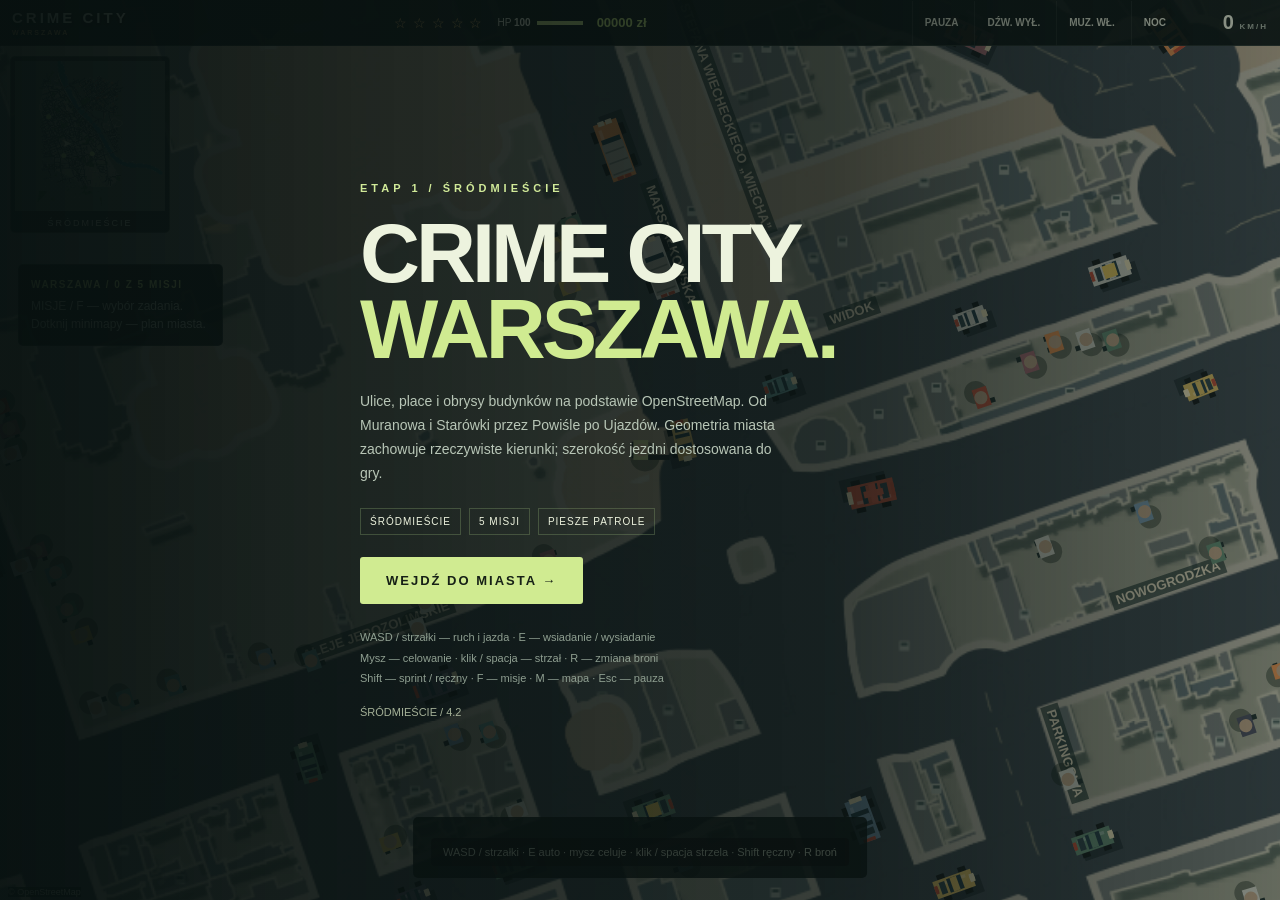
<file: crime-city-classic/index.html>
<!doctype html>
<html lang="pl"><head><meta charset="utf-8"><meta name="viewport" content="width=device-width,initial-scale=1,maximum-scale=1,user-scalable=no,viewport-fit=cover"><meta name="theme-color" content="#101918"><title>Crime City — Warszawa</title>
<style>
*{box-sizing:border-box;-webkit-tap-highlight-color:transparent;-webkit-touch-callout:none;user-select:none}html,body{margin:0;width:100%;height:100%;overflow:hidden;background:#101918;color:#edf3de;font-family:Arial,sans-serif;touch-action:none;overscroll-behavior:none}body{position:fixed;inset:0}button{font:inherit;cursor:pointer;color:inherit;touch-action:none}canvas#game{display:block;width:100%;height:100%}#hud{position:fixed;inset:0;pointer-events:none;padding:18px;z-index:2}.top{display:flex;justify-content:space-between;align-items:flex-start;gap:12px}.brand{text-shadow:0 2px 4px #000;font-weight:900;font-size:15px;letter-spacing:3px}.sub{color:#9ca99d;font-size:10px;letter-spacing:2px;margin-top:5px}.card{background:#101917e8;border:1px solid #81938035;box-shadow:0 6px 24px #0004;padding:13px 16px;border-radius:5px}.vitals{min-width:195px}.line{display:flex;justify-content:space-between;gap:16px;font-size:11px;letter-spacing:1px;margin:5px 0}.bar{height:4px;background:#384238;margin:6px 0 10px}.bar i{display:block;height:100%;width:100%;background:#cdf080;transition:width .15s}.stars{color:#e9bc69;font-size:20px;letter-spacing:4px;white-space:nowrap}.money{font-size:20px;font-weight:800;color:#cdf080;font-variant-numeric:tabular-nums;margin-top:5px}.controls{pointer-events:auto;display:flex;gap:6px;margin-top:10px}.small{background:#17201cec;border:1px solid #64705e;border-radius:4px;padding:8px 10px;font-size:10px;font-weight:700}.small:hover{background:#364831}#mapWrap{position:absolute;left:18px;top:118px;background:#111b;border:1px solid #80927650;padding:6px;border-radius:5px}#map{width:150px;height:150px;display:block}#district{font-size:9px;letter-spacing:2px;padding-top:7px;text-align:center}#mission{background:#101917df;border:1px solid #81938035;border-radius:5px;padding:12px;position:absolute;left:18px;top:322px;width:205px;font-size:12px;line-height:1.5;color:#becaba}#mission b{display:block;color:#d7f291;font-size:10px;letter-spacing:1.5px;margin-bottom:5px}#bottom{background:#101917d9;padding:12px 18px;border-radius:5px;position:absolute;bottom:max(22px,env(safe-area-inset-bottom));left:50%;transform:translateX(-50%);text-align:center}#vehicle{font-weight:900;letter-spacing:2px;font-size:12px}#speed{font-size:37px;font-weight:900;font-variant-numeric:tabular-nums}#speed small{font-size:10px;color:#aab6a6;letter-spacing:2px}#hint{font-size:11px;color:#cad6c0;margin-top:9px;background:#111b;padding:8px 12px;border-radius:4px;white-space:nowrap}#toast{position:absolute;left:50%;top:26%;transform:translateX(-50%);max-width:80%;padding:12px 20px;background:#121d18ee;border-left:3px solid #cef18b;font-size:13px;opacity:0;transition:opacity .2s;text-align:center}#touch{display:none;pointer-events:none}#joy{position:absolute;bottom:max(24px,env(safe-area-inset-bottom));left:max(22px,env(safe-area-inset-left));width:126px;height:126px;border-radius:50%;background:#14251b80;border:1px solid #d1e4b65c;pointer-events:auto}#stick{position:absolute;left:39px;top:39px;width:46px;height:46px;border-radius:50%;background:#d4edb75e;border:1px solid #e3f6ca88}#actions{position:absolute;bottom:max(24px,env(safe-area-inset-bottom));right:max(22px,env(safe-area-inset-right));display:grid;grid-template-columns:68px 68px;gap:8px;pointer-events:auto}.act{height:55px;border:1px solid #cfe3bb60;border-radius:8px;background:#18271ee0;font-size:10px;font-weight:800}.act.primary{background:#c9e994;color:#1a291c;grid-column:span 2;height:44px}.act:active{background:#63884c}#overlay{position:fixed;inset:0;z-index:5;display:flex;align-items:center;justify-content:center;padding:22px;background:linear-gradient(90deg,#07100ff5,#07100fbb 65%,#07100f66);overflow:auto}.panel{max-width:620px;width:100%;padding:30px}.eyebrow{color:#d1ea99;letter-spacing:4px;font-size:11px;font-weight:700}.panel h1{font-size:clamp(45px,8vw,83px);letter-spacing:-4px;line-height:.92;margin:22px 0;font-weight:900}.panel h1 span{color:#d0eb91}.panel p{max-width:430px;line-height:1.7;font-size:14px;color:#b8c6b7}.tags{display:flex;gap:8px;flex-wrap:wrap;margin:22px 0}.tags span{font-size:10px;padding:7px 9px;border:1px solid #91ab7450;letter-spacing:1px}.startButton{background:#d0eb91;color:#162016;padding:16px 26px;border:0;border-radius:3px;font-size:13px;font-weight:900;letter-spacing:2px}.keys{margin-top:23px;color:#8f9f91;font-size:11px;line-height:1.9}.panel .record{font-size:11px;margin-top:17px;color:#a4b097}#error{position:fixed;bottom:0;z-index:20;background:#823c24;color:white;padding:12px;display:none}body.mobile #touch{display:block}body.mobile #hint{display:none}body.mobile #bottom{bottom:175px}body.mobile #mission{top:295px;font-size:10px;width:155px}body.mobile #map{width:116px;height:116px}body.mobile .brand{font-size:12px}body.mobile .sub{font-size:8px}body.mobile #mapWrap{top:105px}body.mobile .vitals{min-width:145px;padding:9px 11px}body.mobile .stars{font-size:16px;letter-spacing:2px}body.mobile #hud{padding:max(10px,env(safe-area-inset-top)) max(12px,env(safe-area-inset-right))}body.mobile #mission{top:259px}body.mobile #mapWrap{left:12px}body.mobile #mission{left:12px}body.mobile #speed{font-size:24px}body.mobile .money{font-size:16px}@media(max-height:500px){body.mobile #mapWrap{top:83px}body.mobile #map{width:82px;height:82px}body.mobile #mission{display:none}body.mobile #bottom{bottom:18px}body.mobile #joy{width:110px;height:110px;bottom:15px}body.mobile #stick{left:31px;top:31px}body.mobile #actions{bottom:15px}.panel{padding:12px}.panel h1{font-size:46px;margin:12px 0}.panel p{font-size:12px;margin:8px 0}.tags{margin:12px 0}.keys{margin-top:10px}.panel .record{margin:6px 0}}@media(max-width:380px){.brand{max-width:110px}.controls{gap:3px}.small{padding:7px}.act{height:49px}#actions{right:12px;grid-template-columns:60px 60px}#joy{left:12px;width:114px;height:114px}#stick{left:33px;top:33px}}

/* Compact HUD: one action row and a shallow status strip. */
#hud{padding:0}.top{position:absolute;top:env(safe-area-inset-top,0px);left:env(safe-area-inset-left,0px);right:env(safe-area-inset-right,0px);display:block;background:#101917ee;border-bottom:1px solid #81938035}
.toolbar{display:flex;align-items:center;gap:12px;padding:0 14px;min-height:46px}.toolbar .brand{white-space:nowrap;flex:1;max-width:none}.toolbar .controls{margin:0;gap:4px}.toolbar .small{min-height:44px;padding:0 12px;border:0;border-left:1px solid #81938025;border-radius:0;background:transparent;font-size:10px}.toolbar #speed{font-size:20px;min-width:78px;text-align:right;white-space:nowrap}.toolbar #speed small{font-size:8px}
.vitals,body.mobile .vitals{display:flex;align-items:center;gap:16px;min-width:0;min-height:27px;padding:0 14px;border:0;border-top:1px solid #81938020;border-radius:0;box-shadow:none;background:transparent}.vitals .stars{font-size:14px;letter-spacing:1px}.healthgroup{display:flex;align-items:center;gap:6px;font-size:10px}.healthgroup .bar{width:46px;margin:0}.equipment{display:flex;gap:12px;font-size:9px;color:#b3c0ac}.vitals .money{margin:0 0 0 auto;font-size:13px;white-space:nowrap}
#mapWrap,body.mobile #mapWrap{top:calc(env(safe-area-inset-top,0px) + 84px);left:max(10px,env(safe-area-inset-left));padding:4px;background:#101917ba}body.mobile #map{width:82px;height:82px}body.mobile #district{font-size:7px;letter-spacing:.5px;padding-top:4px}#mission{top:264px}body.mobile #mission{display:none;top:calc(env(safe-area-inset-top,0px) + 191px);width:125px;padding:7px}body.mobile #mission.job-active{display:block}body.mobile #bottom{display:none}#bottom #vehicle{display:none}#toast{top:calc(env(safe-area-inset-top,0px) + 86px);max-width:calc(100% - 130px);left:auto;right:12px;transform:none;font-size:11px;padding:9px 12px;pointer-events:none}
body.mobile .toolbar{gap:4px;padding:0 8px}body.mobile .toolbar .brand{font-size:10px;letter-spacing:1px}body.mobile .toolbar .small{padding:0 7px;font-size:9px;min-width:42px}body.mobile .toolbar #speed{font-size:16px;min-width:57px}body.mobile .toolbar #speed small{font-size:7px}body.mobile .vitals{gap:8px;padding:0 9px}body.mobile .vitals .stars{font-size:12px;letter-spacing:0}body.mobile .equipment{margin-left:auto}body.mobile .equipment #weapon{display:none}body.mobile .equipment #condition{font-size:8px}body.mobile .healthgroup .bar{width:26px}body.mobile .vitals .money{font-size:11px;margin-left:auto}body.mobile #switch{font-size:9px}body.mobile #actions{gap:6px}body.mobile .act{background:#142219bb}body.mobile .act.primary{background:#c9e994df}
@media(max-width:360px){body.mobile .toolbar .brand{font-size:9px;letter-spacing:.3px}body.mobile .toolbar .small{padding:0 5px;min-width:40px}body.mobile .healthgroup .bar{display:none}body.mobile .vitals{gap:6px}}
@media(max-height:500px){body.mobile .toolbar{min-height:44px}body.mobile #mapWrap{top:calc(env(safe-area-inset-top,0px) + 78px)}body.mobile #map{width:64px;height:64px}body.mobile #mission.job-active{top:calc(env(safe-area-inset-top,0px) + 162px);font-size:9px}body.mobile #bottom{display:none}}

/* Wide screens place all HUD information in the available title row. */
@media(min-width:660px){
.top{display:grid;grid-template-columns:max-content minmax(0,1fr) max-content max-content;align-items:center;column-gap:12px;min-height:46px;padding:0 12px}
.toolbar,body.mobile .toolbar{display:contents}
.toolbar .brand{grid-column:1;grid-row:1}
.vitals,body.mobile .vitals{grid-column:2;grid-row:1;justify-content:center;gap:14px;padding:0;min-height:0;border:0}
.vitals .money,body.mobile .vitals .money{margin:0}
.toolbar .controls{grid-column:3;grid-row:1}
.toolbar #speed{grid-column:4;grid-row:1}
#mapWrap,body.mobile #mapWrap{top:calc(env(safe-area-inset-top,0px) + 56px)}
#toast{top:calc(env(safe-area-inset-top,0px) + 56px)}
body.mobile #mission.job-active{top:calc(env(safe-area-inset-top,0px) + 146px)}
}

@media(max-width:430px){body.mobile .toolbar{gap:2px;padding:0 5px}body.mobile .toolbar .brand{font-size:9px;letter-spacing:.1px}body.mobile .toolbar .small{padding:0 4px;min-width:38px;font-size:8px}body.mobile .toolbar #speed{min-width:48px;font-size:14px}}

.cityTag{display:block;font-size:7px;letter-spacing:2px;color:#e4ba79;margin-top:3px}#mapWrap{pointer-events:auto;cursor:pointer}.gamePanel[hidden]{display:none!important}.gamePanel{position:fixed;inset:0;z-index:110;overflow:auto;background:#0f211df7;padding:max(16px,env(safe-area-inset-top)) max(18px,env(safe-area-inset-right)) max(18px,env(safe-area-inset-bottom)) max(18px,env(safe-area-inset-left));touch-action:pan-y}.panelHeader{display:flex;justify-content:space-between;align-items:flex-start;gap:15px;max-width:900px;margin:0 auto 16px}.panelHeader h2{font-size:30px;letter-spacing:3px;margin:8px 0}.panelHeader small{font-size:9px;color:#cdbd84;letter-spacing:2px}.panelHeader p{font-size:12px}.panelHeader button{min-height:44px}.missionCard{display:flex;gap:14px;align-items:center;justify-content:space-between;background:#20392d;border:1px solid #9cb68240;border-radius:5px;padding:16px;margin-bottom:10px}.missionCard b{color:#e5e8bb;font-size:14px}.missionCard p{color:#bccbb2;font-size:12px;line-height:1.55;margin:8px 0}.missionCard small{color:#dec790}.acceptMission{min-height:44px;min-width:65px;background:#c7e391;color:#243420}.gamePanel #missionList,.gamePanel #cancelMission{max-width:900px;margin-left:auto;margin-right:auto}.atlasBody{max-width:800px;margin:auto}.atlasBody canvas{display:block;width:min(100%,calc(100dvh - 190px));height:auto;margin:auto;border:1px solid #718571}.atlasBody p{font-size:13px;color:#dce6b4;text-align:center}.atlasBody small{display:block;font-size:10px;line-height:1.5;color:#adbea4;text-align:center}body.mobile #mission.job-active{width:150px;max-height:100px;overflow:hidden}body.mobile .panel h1{font-size:clamp(35px,10vw,60px);letter-spacing:-2px}@media(max-height:500px){.atlasBody canvas{width:min(60%,calc(100dvh - 100px))}.panelHeader h2{font-size:20px;margin:4px 0}.panelHeader{margin-bottom:6px}.atlasBody p{margin:6px}.atlasBody small{font-size:8px}.missionCard{padding:10px}.gamePanel{padding-top:8px}}
.atlasTools{display:flex;justify-content:center;gap:8px;margin:8px auto 12px}.atlasTools button{min-height:40px;min-width:40px}.atlasBody canvas{touch-action:none;cursor:grab;width:min(100%,calc(100dvh - 250px))}.atlasBody a{color:#cfdfb9}.mapCredit{position:fixed;bottom:3px;left:8px;font-size:9px;color:#d5dfca;background:#14251bc9;z-index:3;text-decoration:none}@media(max-height:500px){.atlasBody canvas{width:min(100%,calc(100dvh - 155px))}.atlasTools{margin:4px auto}.atlasTools button{min-height:32px}} </style></head><body>
<canvas id="game" aria-label="Miasto gry widziane z góry"></canvas>
<div id="hud"><div class="top"><div class="toolbar"><div class="brand">CRIME CITY <span class="cityTag">WARSZAWA</span></div><div class="controls"><button class="small" id="pause" aria-label="Pauza">PAUZA</button><button class="small" id="sound" aria-label="Włącz dźwięk" aria-pressed="false">DŹW. WYŁ.</button><button class="small" id="music" aria-label="Wyłącz muzykę" aria-pressed="true">MUZ. WŁ.</button><button class="small" id="night" aria-label="Przełącz tryb nocny" aria-pressed="false">NOC</button></div><div id="speed">0 <small>KM/H</small></div></div><div class="card vitals"><div class="stars" id="wanted">☆ ☆ ☆ ☆ ☆</div><div class="healthgroup"><span>HP <b id="health">100</b></span><div class="bar"><i id="healthbar"></i></div></div><div class="money" id="money">$ 000000</div></div></div><div id="mapWrap" role="button" tabindex="0" aria-label="Otwórz mapę Warszawy"><canvas id="map" width="180" height="180" aria-label="Minimapa miasta"></canvas><div id="district">ŚRÓDMIEŚCIE</div></div><div id="mission"><b>SWOBODNA JAZDA</b>Przejmij auto i odkrywaj miasto.<br>Zielone G — warsztat.<br>Żółte $ — przejazd za pieniądze.</div><div id="bottom"><div id="hint">WASD / strzałki · E auto · mysz celuje · klik / spacja strzela · Shift ręczny · R broń</div></div><div id="toast" role="status"></div><div id="touch"><div id="joy" aria-label="Joystick ruchu"><div id="stick"></div></div><div id="actions"><button class="act primary" id="enter">WEJDŹ DO AUTA</button><button class="act" id="fire">STRZAŁ</button><button class="act" id="brake">BIEG</button><button class="act" id="switch">BROŃ</button><button class="act" id="job">MISJE</button></div></div></div>
<div id="overlay"><div class="panel"><div class="eyebrow">ETAP 1 / ŚRÓDMIEŚCIE</div><h1>CRIME CITY<br><span>WARSZAWA.</span></h1><p id="intro">Ulice, place i obrysy budynków na podstawie OpenStreetMap. Od Muranowa i Starówki przez Powiśle po Ujazdów. Geometria miasta zachowuje rzeczywiste kierunki; szerokość jezdni dostosowana do gry.</p><div class="tags"><span>ŚRÓDMIEŚCIE</span><span>5 MISJI</span><span>PIESZE PATROLE</span></div><button class="startButton" id="play">WEJDŹ DO MIASTA →</button><div class="keys" id="help">WASD / strzałki — ruch i jazda · E — wsiadanie / wysiadanie<br>Mysz — celowanie · klik / spacja — strzał · R — zmiana broni<br>Shift — sprint / ręczny · F — misje · M — mapa · Esc — pauza</div><div class="record" id="record">ŚRÓDMIEŚCIE / 4.2</div></div></div><div id="error"></div><a class="mapCredit" href="https://www.openstreetmap.org/copyright" target="_blank" rel="noopener">© OpenStreetMap</a>
<section id="missions" class="gamePanel" hidden><div class="panelHeader"><div><small>CRIME CITY / WARSZAWA</small><h2>MISJE</h2><p id="missionProgress"></p></div><button class="small" id="closeMissions">WRÓĆ DO GRY</button></div><div id="missionList"></div><button class="small" id="cancelMission">ANULUJ AKTYWNĄ MISJĘ</button></section>
<section id="atlas" class="gamePanel" hidden><div class="panelHeader"><div><small>PLAN MIASTA / PÓŁNOC U GÓRY</small><h2>WARSZAWA</h2></div><button class="small" id="closeAtlas">WRÓĆ DO GRY</button></div><div class="atlasTools"><button class="small" id="atlasPlus" aria-label="Powiększ mapę">+</button><button class="small" id="atlasMinus" aria-label="Pomniejsz mapę">−</button><button class="small" id="atlasPlayer">MOJA POZYCJA</button><button class="small" id="atlasReset">ŚRÓDMIEŚCIE</button></div><div class="atlasBody"><canvas id="atlasCanvas" width="800" height="800" aria-label="Plan Warszawy z Wisłą, mostami i punktami orientacyjnymi"></canvas><p id="atlasGoal"></p><small>Etap 1: Śródmieście. Sąsiednie dzielnice: podkład do kolejnych etapów. Pomarańczowy punkt: Ty · żółta trasa: misja · G: warsztat. Ulice poszerzone na potrzeby gry.</small><small>© <a href="https://www.openstreetmap.org/copyright" target="_blank" rel="noopener">OpenStreetMap contributors</a> · <a href="maps/LICENSE.md" target="_blank">ODbL</a> · <a href="maps/srodmiescie-data.js" download>Ulice i tereny</a> · <a href="maps/buildings-1.js" download>Budynki 1</a> · <a href="maps/buildings-2.js" download>Budynki 2</a></small></div></section>
<script src="maps/srodmiescie-data.js"></script><script src="maps/buildings-1.js"></script><script src="maps/buildings-2.js"></script><script src="game.js"></script></body></html>
</file>
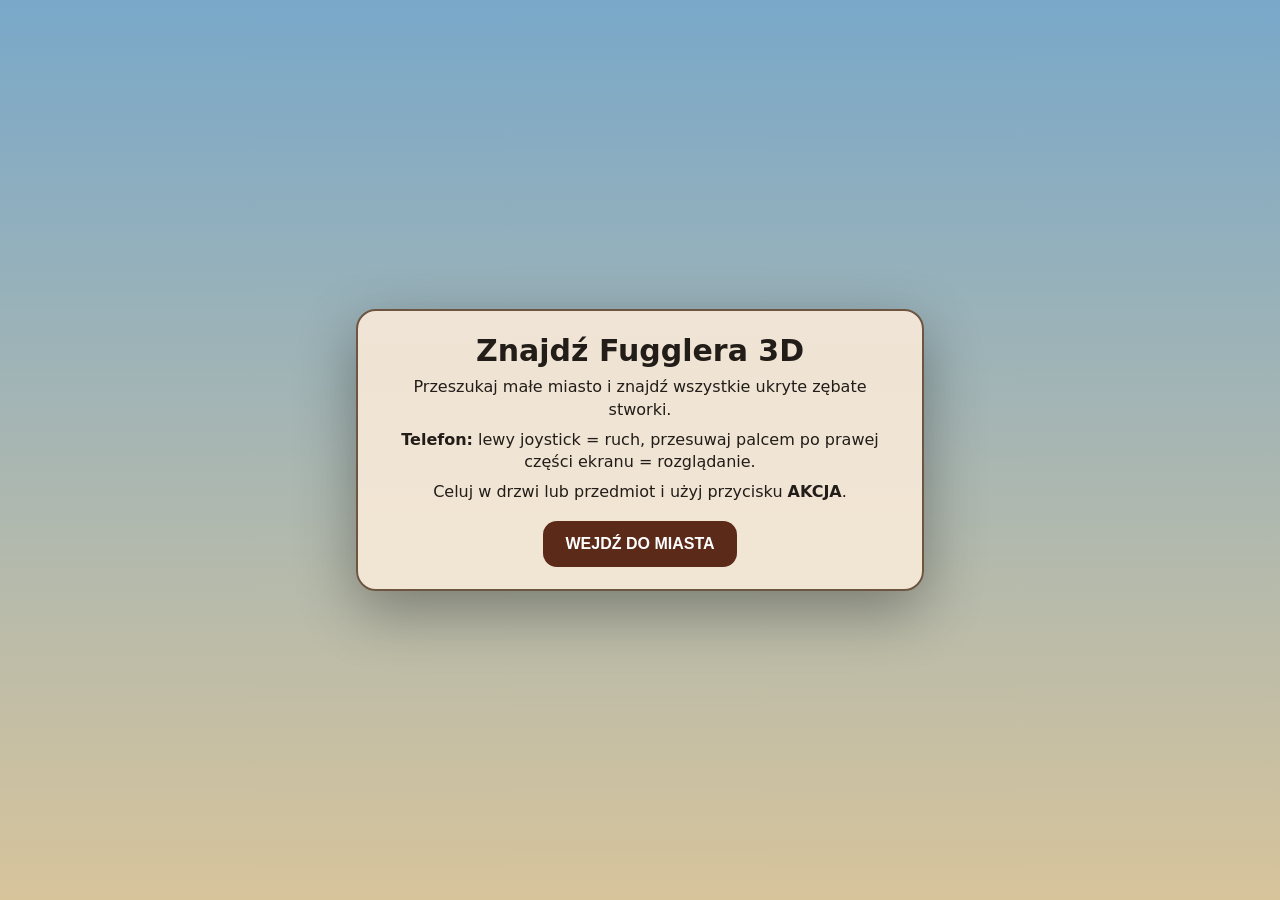
<file: find-fuggler-3d/index.html>
<!doctype html>
<html lang="pl">
<head>
<meta charset="utf-8" />
<meta name="viewport" content="width=device-width,initial-scale=1,maximum-scale=1,user-scalable=no,viewport-fit=cover" />
<title>Znajdź Fugglera 3D</title>
<style>
html,body{margin:0;width:100%;height:100%;overflow:hidden;background:#111;font-family:Inter,system-ui,Arial,sans-serif;touch-action:none;user-select:none;-webkit-user-select:none}
canvas{display:block;width:100%;height:100%}
#hud{position:fixed;inset:0;pointer-events:none;color:#fff;text-shadow:0 2px 4px #000;z-index:10}
#top{position:absolute;top:max(10px,env(safe-area-inset-top));left:12px;right:12px;display:flex;justify-content:space-between;gap:10px;align-items:flex-start}
.card{background:#111b;border:1px solid #ffffff24;border-radius:12px;padding:8px 11px;backdrop-filter:blur(5px);box-shadow:0 5px 20px #0006}
#title{font-weight:900;font-size:14px;letter-spacing:.02em}#found{font-weight:800;font-size:13px;color:#ffe097}
#cross{position:absolute;left:50%;top:50%;width:18px;height:18px;transform:translate(-50%,-50%)}
#cross:before,#cross:after{content:"";position:absolute;background:#fff;border-radius:2px;box-shadow:0 0 4px #000}
#cross:before{width:2px;height:18px;left:8px;top:0}#cross:after{height:2px;width:18px;top:8px;left:0}
#prompt{position:absolute;left:50%;top:calc(50% + 28px);transform:translateX(-50%);padding:7px 10px;border-radius:8px;background:#0009;border:1px solid #ffffff22;font-size:12px;font-weight:800;opacity:0;transition:.12s;white-space:nowrap}
#toast{position:absolute;left:50%;top:18%;transform:translateX(-50%);background:#17120fee;border:1px solid #d8a65a;border-radius:12px;padding:10px 14px;font-weight:900;opacity:0;transition:.25s;max-width:82vw;text-align:center}
#joy{position:absolute;left:20px;bottom:max(22px,calc(env(safe-area-inset-bottom) + 14px));width:126px;height:126px;border-radius:50%;background:#ffffff13;border:2px solid #ffffff2b;pointer-events:auto;box-shadow:inset 0 0 30px #0005}
#stick{position:absolute;left:38px;top:38px;width:50px;height:50px;border-radius:50%;background:#ffffff46;border:2px solid #ffffff55;box-shadow:0 4px 14px #0008}
#actions{position:absolute;right:18px;bottom:max(20px,calc(env(safe-area-inset-bottom) + 12px));display:grid;grid-template-columns:70px 70px;gap:10px;pointer-events:auto}
.btn{height:58px;border-radius:16px;border:1px solid #ffffff35;background:#171717c7;color:#fff;font-weight:900;font-size:12px;box-shadow:0 4px 15px #0008;touch-action:manipulation}.btn:active{transform:scale(.96);background:#323232df}
#interact{grid-column:1/3;background:#6b321bdc;border-color:#df8a52}#drop{display:none}
#lookHint{position:absolute;right:14px;bottom:160px;font-size:10px;opacity:.55;text-align:right}
#start{position:fixed;inset:0;z-index:30;background:linear-gradient(#79a8c9,#d7c49b);display:flex;align-items:center;justify-content:center;padding:20px;color:#221d18;text-align:center}
#start .panel{max-width:520px;background:#f8ead8e8;border:2px solid #6d5542;border-radius:20px;padding:22px;box-shadow:0 20px 60px #0005}
#start h1{margin:0 0 8px;font-size:30px}#start p{line-height:1.42;margin:7px 0}#start button{margin-top:10px;border:0;border-radius:14px;padding:14px 22px;font-size:16px;font-weight:900;background:#5b2a19;color:white}
#complete{position:fixed;inset:0;z-index:40;display:none;align-items:center;justify-content:center;background:#0b0a08d9;color:#fff;text-align:center;padding:20px}#complete .panel{background:#211b18;border:1px solid #a97c55;border-radius:18px;padding:22px;max-width:430px}#complete button{padding:12px 18px;border:0;border-radius:12px;font-weight:900;background:#b65a2b;color:white}
@media(min-width:900px){#joy,#actions,#lookHint{opacity:.7}#joy{width:110px;height:110px}#stick{left:32px;top:32px;width:44px;height:44px}}
</style>
</head>
<body>
<div id="start"><div class="panel"><h1>Znajdź Fugglera 3D</h1><p>Przeszukaj małe miasto i znajdź wszystkie ukryte zębate stworki.</p><p><b>Telefon:</b> lewy joystick = ruch, przesuwaj palcem po prawej części ekranu = rozglądanie.</p><p>Celuj w drzwi lub przedmiot i użyj przycisku <b>AKCJA</b>.</p><button id="play">WEJDŹ DO MIASTA</button></div></div>
<div id="hud">
  <div id="top"><div class="card"><div id="title">🏙️ Miasteczko Fugglerów</div></div><div class="card" id="found">Znalezione: 0 / 6</div></div>
  <div id="cross"></div><div id="prompt"></div><div id="toast"></div>
  <div id="joy"><div id="stick"></div></div>
  <div id="lookHint">PRZESUWAJ PALCEM<br>ABY SIĘ ROZGLĄDAĆ</div>
  <div id="actions"><button class="btn" id="interact">AKCJA</button><button class="btn" id="drop">UPUŚĆ</button><button class="btn" id="jump">SKOK</button></div>
</div>
<div id="complete"><div class="panel"><h2>🎉 Znalazłeś wszystkie!</h2><p>Całe miasteczko zostało przeszukane.</p><button onclick="location.reload()">ZAGRAJ JESZCZE RAZ</button></div></div>
<script type="module">
import * as THREE from 'https://cdn.jsdelivr.net/npm/three@0.180.0/build/three.module.js';

const scene=new THREE.Scene();scene.background=new THREE.Color(0x86b4d3);scene.fog=new THREE.Fog(0x86b4d3,34,92);
const camera=new THREE.PerspectiveCamera(68,innerWidth/innerHeight,.08,130);camera.rotation.order='YXZ';
const renderer=new THREE.WebGLRenderer({antialias:true,powerPreference:'high-performance'});renderer.setPixelRatio(Math.min(devicePixelRatio,1.7));renderer.setSize(innerWidth,innerHeight);renderer.shadowMap.enabled=true;renderer.shadowMap.type=THREE.PCFSoftShadowMap;document.body.prepend(renderer.domElement);
scene.add(new THREE.HemisphereLight(0xddeeff,0x6f674d,2.0));const sun=new THREE.DirectionalLight(0xfff2cf,2.2);sun.position.set(22,34,16);sun.castShadow=true;sun.shadow.mapSize.set(1024,1024);sun.shadow.camera.left=-50;sun.shadow.camera.right=50;sun.shadow.camera.top=50;sun.shadow.camera.bottom=-50;scene.add(sun);

const mat=(c)=>new THREE.MeshStandardMaterial({color:c,roughness:.83});
const ground=new THREE.Mesh(new THREE.PlaneGeometry(120,120),mat(0x66804b));ground.rotation.x=-Math.PI/2;ground.receiveShadow=true;scene.add(ground);
const roadMat=mat(0x4b5055),walkMat=mat(0xa8a49a);
for(let x=-36;x<=36;x+=24){let r=new THREE.Mesh(new THREE.BoxGeometry(7,.08,90),roadMat);r.position.set(x,.04,0);r.receiveShadow=true;scene.add(r)}
for(let z=-36;z<=36;z+=24){let r=new THREE.Mesh(new THREE.BoxGeometry(90,.08,7),roadMat);r.position.set(0,.05,z);r.receiveShadow=true;scene.add(r)}

const colliders=[];const interactables=[];const doors=[];const collectibles=[];let held=null,found=0;
function box(x,y,z,w,h,d,color,solid=true){const m=new THREE.Mesh(new THREE.BoxGeometry(w,h,d),mat(color));m.position.set(x,y,z);m.castShadow=true;m.receiveShadow=true;scene.add(m);if(solid)colliders.push({obj:m,w,d});return m}
function wall(x,z,w,d,h=3.2,c=0xd2b38b){return box(x,h/2,z,w,h,d,c,true)}
function addWindow(x,y,z,rot=0){const m=new THREE.Mesh(new THREE.BoxGeometry(1.05,.85,.06),new THREE.MeshStandardMaterial({color:0x87c9e8,metalness:.05,roughness:.2,emissive:0x18323f,emissiveIntensity:.35}));m.position.set(x,y,z);m.rotation.y=rot;scene.add(m)}
function addDoor(x,z,rot=0){const pivot=new THREE.Group();pivot.position.set(x,z?0:0,z);pivot.rotation.y=rot;scene.add(pivot);const d=new THREE.Mesh(new THREE.BoxGeometry(1.05,2.15,.12),mat(0x70462c));d.position.set(.52,1.075,0);d.castShadow=true;pivot.add(d);pivot.userData={type:'door',open:false,label:'OTWÓRZ DRZWI',doorMesh:d};interactables.push(pivot);doors.push(pivot);return pivot}
function room(cx,cz,w=8,d=8,color=0xcaa475,doorSide='south'){
 const t=.35,h=3.1;
 if(doorSide==='south'){wall(cx-w/2,cz,w? t:t,d,h,color);wall(cx+w/2,cz,t,d,h,color);wall(cx,cz-d/2,w-2.1,t,h,color);wall(cx-((w/2)-.7),cz-d/2,1.4,t,h,color);wall(cx+((w/2)-.7),cz-d/2,1.4,t,h,color);addDoor(cx-.52,cz-d/2-.05,0)}
 else{wall(cx-w/2,cz,t,d,h,color);wall(cx+w/2,cz,t,d,h,color);wall(cx,cz+d/2,w-2.1,t,h,color);wall(cx-((w/2)-.7),cz+d/2,1.4,t,h,color);wall(cx+((w/2)-.7),cz+d/2,1.4,t,h,color);addDoor(cx+.52,cz+d/2+.05,Math.PI)}
 wall(cx,cz+d/2,w,t,h,color);let roof=box(cx,h+.12,cz,w+.2,.22,d+.2,0x694c3d,false);roof.castShadow=true;let floor=box(cx,.08,cz,w-.4,.16,d-.4,0xb8aa96,false);floor.receiveShadow=true;
 addWindow(cx-w/2-.02,1.8,cz-1.5,Math.PI/2);addWindow(cx+w/2+.02,1.8,cz+1.5,Math.PI/2);
}
// Accessible shops / houses
room(-12,-12,8.5,8.5,0xc78e6e,'south');room(12,-12,9,8,0xe0bd73,'south');room(-12,12,8,9,0x9fb7a0,'north');room(12,12,9,9,0xc58ca3,'north');
// Decorative solid buildings
for(const [x,z,c] of [[-36,-12,0x9b8579],[-36,12,0xc9b080],[36,-12,0xa8a08b],[36,12,0xb48a72],[-12,36,0x8b9eaf],[12,36,0xb5a094],[-12,-36,0x9d8c79],[12,-36,0x9aa47f]]){box(x,2.7,z,11,5.4,11,c,true);for(let yy=1.2;yy<4.7;yy+=1.45){addWindow(x-2.5,yy,z+5.52);addWindow(x+2.5,yy,z+5.52)}}
// street props
for(let i=0;i<22;i++){let x=(Math.random()-.5)*76,z=(Math.random()-.5)*76;if(Math.abs((x+36)%24-12)<5||Math.abs((z+36)%24-12)<5){const p=box(x,.45,z,.7,.9,.7,[0x6c5541,0x916c43,0x5b6570][i%3],false);p.userData={type:'item',label:'PODNIEŚ',name:i%2?'Puszka':'Pudełko'};interactables.push(p)}}
// benches
for(const [x,z,r] of [[-5,-5,0],[6,5,Math.PI/2],[-5,28,0],[29,-5,Math.PI/2]]){let seat=box(x,.55,z,2.2,.18,.65,0x825d39,true);let back=box(x,.95,z-.28,2.2,.75,.12,0x825d39,true);let l=box(x-.8,.28,z,.12,.55,.55,0x333333,true),rr=box(x+.8,.28,z,.12,.55,.55,0x333333,true);for(const o of [seat,back,l,rr])o.rotation.y=r}

function makeFuggler(x,z,color,scale=.75){const g=new THREE.Group();g.position.set(x,.55,z);g.scale.setScalar(scale);
 const body=new THREE.Mesh(new THREE.SphereGeometry(.52,18,14),mat(color));body.scale.set(1,.92,.76);body.castShadow=true;g.add(body);
 const eyeMat=mat(0xf4f4e8),pupil=mat(0x171717);for(const ex of [-.2,.2]){const e=new THREE.Mesh(new THREE.SphereGeometry(.115,12,10),eyeMat);e.position.set(ex,.16,.42);g.add(e);const p=new THREE.Mesh(new THREE.SphereGeometry(.052,10,8),pupil);p.position.set(ex+(Math.random()-.5)*.035,.15,.515);g.add(p)}
 const mouth=new THREE.Mesh(new THREE.BoxGeometry(.55,.19,.09),mat(0x351a18));mouth.position.set(0,-.16,.49);g.add(mouth);
 for(let i=0;i<6;i++){const tooth=new THREE.Mesh(new THREE.ConeGeometry(.045,.14,4),mat(0xf8edcf));tooth.rotation.x=Math.PI;tooth.position.set(-.22+i*.088,-.09,.56);g.add(tooth)}
 for(const sx of [-1,1]){const ear=new THREE.Mesh(new THREE.ConeGeometry(.16,.4,5),mat(color));ear.position.set(sx*.47,.37,0);ear.rotation.z=sx*-0.75;g.add(ear)}
 scene.add(g);g.userData={type:'fuggler',label:'ZNAJDŹ FUGGLERA',name:'Fuggler'};interactables.push(g);collectibles.push(g);return g}
makeFuggler(-12,-13.2,0xff6f61);makeFuggler(12,-11.2,0x84d07f,.68);makeFuggler(-11,12.5,0x8d79d6,.72);makeFuggler(13,13,0xf1cc54,.8);makeFuggler(4,30,0x5dc4c6,.7);makeFuggler(-30,4,0xf186b7,.66);

// Interior furniture used as cover
for(const [x,z] of [[-12,-11],[12,-11],[-12,11],[12,11]]){box(x,.45,z,2.3,.9,.8,0x74523a,true);box(x+2,.6,z+2,1.1,1.2,1.1,0x5f5148,true)}

const player={pos:new THREE.Vector3(0,1.68,0),velY:0,yaw:0,pitch:0,onGround:true};camera.position.copy(player.pos);
function collides(x,z){const r=.34;for(const c of colliders){const p=c.obj.getWorldPosition(new THREE.Vector3());if(Math.abs(x-p.x)<c.w/2+r&&Math.abs(z-p.z)<c.d/2+r)return true}return false}

const keys={};addEventListener('keydown',e=>{keys[e.code]=true;if(e.code==='KeyE')act();if(e.code==='KeyQ')drop();if(e.code==='Space')jump()});addEventListener('keyup',e=>keys[e.code]=false);
renderer.domElement.addEventListener('click',()=>{if(!('ontouchstart'in window))renderer.domElement.requestPointerLock?.()});addEventListener('mousemove',e=>{if(document.pointerLockElement===renderer.domElement){player.yaw-=e.movementX*.0023;player.pitch-=e.movementY*.0021;player.pitch=Math.max(-1.35,Math.min(1.35,player.pitch))}});

let joy={x:0,y:0,id:null},lookId=null,lastLook=null;const joyEl=document.querySelector('#joy'),stick=document.querySelector('#stick');
function joyMove(t){const r=joyEl.getBoundingClientRect(),cx=r.left+r.width/2,cy=r.top+r.height/2;let dx=t.clientX-cx,dy=t.clientY-cy,len=Math.hypot(dx,dy),max=r.width*.34;if(len>max){dx*=max/len;dy*=max/len}joy.x=dx/max;joy.y=dy/max;stick.style.transform=`translate(${dx}px,${dy}px)`}
jo y;
jo y;
jo y;
joyEl.addEventListener('pointerdown',e=>{joy.id=e.pointerId;joyEl.setPointerCapture(e.pointerId);joyMove(e)});joyEl.addEventListener('pointermove',e=>{if(e.pointerId===joy.id)joyMove(e)});function joyEnd(e){if(e.pointerId===joy.id){joy.id=null;joy.x=joy.y=0;stick.style.transform=''}}joyEl.addEventListener('pointerup',joyEnd);joyEl.addEventListener('pointercancel',joyEnd);
renderer.domElement.addEventListener('pointerdown',e=>{if(e.clientX>innerWidth*.38){lookId=e.pointerId;lastLook={x:e.clientX,y:e.clientY}}});renderer.domElement.addEventListener('pointermove',e=>{if(e.pointerId===lookId&&lastLook){let dx=e.clientX-lastLook.x,dy=e.clientY-lastLook.y;player.yaw-=dx*.005;player.pitch-=dy*.0044;player.pitch=Math.max(-1.25,Math.min(1.25,player.pitch));lastLook={x:e.clientX,y:e.clientY}}});renderer.domElement.addEventListener('pointerup',e=>{if(e.pointerId===lookId){lookId=null;lastLook=null}});

function jump(){if(player.onGround){player.velY=4.7;player.onGround=false}}
document.querySelector('#jump').onclick=jump;document.querySelector('#interact').onclick=act;document.querySelector('#drop').onclick=drop;

const ray=new THREE.Raycaster();let target=null;function scan(){ray.setFromCamera(new THREE.Vector2(0,0),camera);const meshes=[];for(const o of interactables){if(!o.visible)continue;o.traverse?.(c=>{if(c.isMesh)meshes.push(c)});if(o.isMesh)meshes.push(o)}const hits=ray.intersectObjects(meshes,false);target=null;for(const h of hits){if(h.distance>2.4)break;let n=h.object;while(n.parent&&n.parent!==scene&&!n.userData.type)n=n.parent;if(n.userData?.type){target=n;break}}
 const p=document.querySelector('#prompt');if(target){let label=target.userData.label||'AKCJA';if(target.userData.type==='door')label=target.userData.open?'ZAMKNIJ DRZWI':'OTWÓRZ DRZWI';p.textContent=label;p.style.opacity=1}else p.style.opacity=0}
function toast(t){const el=document.querySelector('#toast');el.textContent=t;el.style.opacity=1;clearTimeout(el._t);el._t=setTimeout(()=>el.style.opacity=0,1700)}
function act(){scan();if(!target)return;if(target.userData.type==='door'){target.userData.open=!target.userData.open;target.userData.label=target.userData.open?'ZAMKNIJ DRZWI':'OTWÓRZ DRZWI';target.userData.goal=target.userData.open?-Math.PI/2:0;toast(target.userData.open?'Drzwi otwarte':'Drzwi zamknięte')}else if(target.userData.type==='item'){if(held){toast('Najpierw upuść trzymany przedmiot');return}held=target;target.userData.label='TRZYMASZ';document.querySelector('#drop').style.display='block';toast('Podniesiono: '+(target.userData.name||'przedmiot'))}else if(target.userData.type==='fuggler'){target.visible=false;found++;document.querySelector('#found').textContent=`Znalezione: ${found} / ${collectibles.length}`;toast('🎉 Znalazłeś Fugglera!');if(found===collectibles.length)setTimeout(()=>document.querySelector('#complete').style.display='flex',700)}}
function drop(){if(!held)return;const f=new THREE.Vector3(0,-.35,-1.25).applyEuler(new THREE.Euler(0,player.yaw,0));held.position.copy(player.pos).add(f);held.position.y=.4;held=null;document.querySelector('#drop').style.display='none';toast('Upuszczono przedmiot')}

let prev=performance.now();function loop(t){requestAnimationFrame(loop);let dt=Math.min(.035,(t-prev)/1000);prev=t;
 for(const d of doors){if(d.userData.goal!==undefined){const targetRot=d.userData.goal;d.rotation.y+=(targetRot-d.rotation.y)*Math.min(1,dt*7)}}
 let fwd=(keys.KeyW?1:0)-(keys.KeyS?1:0)-joy.y,side=(keys.KeyD?1:0)-(keys.KeyA?1:0)+joy.x;let len=Math.hypot(fwd,side);if(len>1){fwd/=len;side/=len}const speed=4.1;const sin=Math.sin(player.yaw),cos=Math.cos(player.yaw);const dx=(side*cos-fwd*sin)*speed*dt,dz=(-side*sin-fwd*cos)*speed*dt;let nx=player.pos.x+dx,nz=player.pos.z;if(!collides(nx,nz))player.pos.x=nx;nx=player.pos.x;nz=player.pos.z+dz;if(!collides(nx,nz))player.pos.z=nz;
 player.velY-=11*dt;player.pos.y+=player.velY*dt;if(player.pos.y<=1.68){player.pos.y=1.68;player.velY=0;player.onGround=true}
 camera.position.copy(player.pos);camera.rotation.y=player.yaw;camera.rotation.x=player.pitch;
 if(held){const hp=new THREE.Vector3(0,-.23,-1.0).applyEuler(camera.rotation);held.position.copy(camera.position).add(hp);held.rotation.y=player.yaw}
 scan();renderer.render(scene,camera)}requestAnimationFrame(loop);

document.querySelector('#play').onclick=()=>{document.querySelector('#start').style.display='none';toast('Znajdź 6 ukrytych Fugglerów!')};
addEventListener('resize',()=>{camera.aspect=innerWidth/innerHeight;camera.updateProjectionMatrix();renderer.setSize(innerWidth,innerHeight)});
</script>
</body></html>
</file>
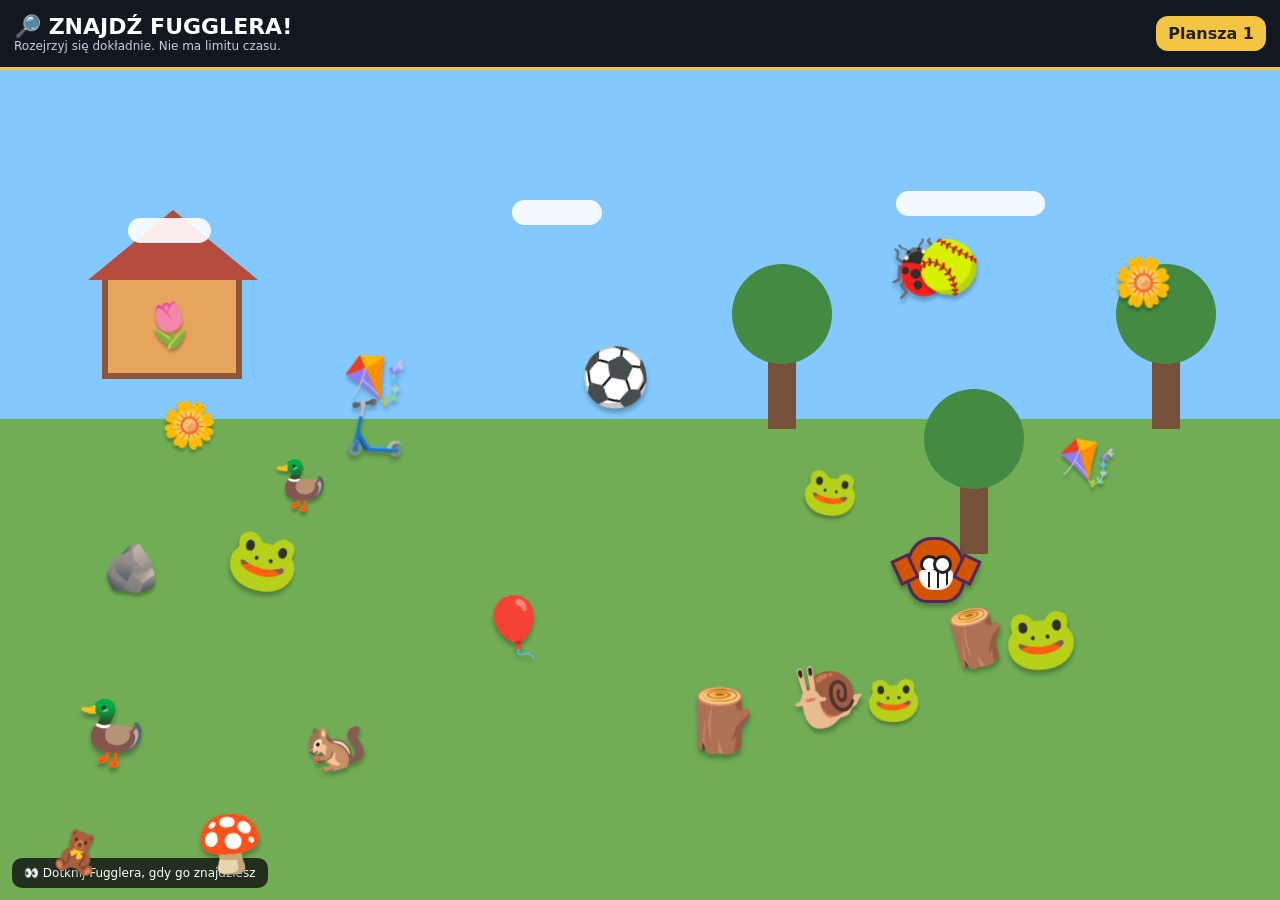
<file: find-fuggler/index.html>
<!doctype html><html lang="pl"><head><meta charset="utf-8"><meta name="viewport" content="width=device-width,initial-scale=1,user-scalable=no"><title>Znajdź Fugglera!</title><style>*{box-sizing:border-box}body{margin:0;font-family:system-ui,sans-serif;background:#17202a;color:#fff;overflow:hidden;touch-action:manipulation}.top{height:70px;padding:8px 14px;display:flex;align-items:center;justify-content:space-between;background:#111820;border-bottom:3px solid #f4c542}.title{font-size:22px;font-weight:900}.sub{font-size:12px;color:#ccd}.level{background:#f4c542;color:#222;padding:8px 12px;border-radius:12px;font-weight:900}.scene{position:relative;height:calc(100vh - 70px);overflow:hidden;background:linear-gradient(#83c9ff 0 42%,#70ad55 42% 100%)}.cloud{position:absolute;background:#fff;border-radius:30px;opacity:.9}.house{position:absolute;width:140px;height:110px;background:#e7a45d;border:6px solid #8b5737}.house:before{content:'';position:absolute;left:-20px;top:-65px;border-left:85px solid transparent;border-right:85px solid transparent;border-bottom:70px solid #b64b3e}.tree{position:absolute;width:28px;height:110px;background:#765039}.tree:after{content:'';position:absolute;width:100px;height:100px;border-radius:50%;background:#438b43;left:-36px;top:-55px}.thing{position:absolute;display:flex;align-items:center;justify-content:center;user-select:none;filter:drop-shadow(0 4px 2px #0004);cursor:pointer}.toy{font-size:clamp(28px,5vw,52px)}.monster{width:58px;height:66px;border-radius:42% 48% 35% 35%;background:#8e44ad;border:3px solid #4c2860}.monster:before,.monster:after{content:'';position:absolute;width:13px;height:13px;background:#fff;border:3px solid #222;border-radius:50%;top:15px}.monster:before{left:10px}.monster:after{right:10px}.mouth{position:absolute;left:9px;right:9px;bottom:10px;height:20px;background:#171717;border-radius:4px 4px 14px 14px;border:2px solid #eee;background-image:repeating-linear-gradient(90deg,#fff 0 7px,#222 7px 9px)}.ear{position:absolute;width:20px;height:27px;background:inherit;border:3px solid #4c2860;top:16px;z-index:-1}.ear.l{left:-15px;transform:rotate(-25deg)}.ear.r{right:-15px;transform:rotate(25deg)}.fake{transform:scale(.8);filter:saturate(.5) drop-shadow(0 4px 2px #0004)}.win{display:none;position:fixed;inset:0;z-index:10;background:#0009;align-items:center;justify-content:center}.card{background:#fff;color:#222;border-radius:22px;padding:26px;text-align:center;width:min(360px,88vw);border:6px solid #f4c542;box-shadow:0 20px 60px #0008}.card h2{font-size:30px;margin:0 0 8px}.card p{margin:5px 0 18px}.card button{border:0;background:#7d3c98;color:#fff;padding:14px 22px;border-radius:12px;font-size:17px;font-weight:900}.hint{position:absolute;left:12px;bottom:12px;background:#111c;padding:8px 12px;border-radius:10px;font-size:12px}@media(max-width:600px){.title{font-size:18px}.top{height:62px}.scene{height:calc(100vh - 62px)}} </style></head><body><div class="top"><div><div class="title">🔎 ZNAJDŹ FUGGLERA!</div><div class="sub">Rozejrzyj się dokładnie. Nie ma limitu czasu.</div></div><div class="level">Plansza <span id="lv">1</span></div></div><div class="scene" id="scene"><div class="hint">👀 Dotknij Fugglera, gdy go znajdziesz</div></div><div class="win" id="win"><div class="card"><h2>🎉 Znalazłeś go!</h2><p>Fuggler nie zdołał się przed Tobą ukryć.</p><button id="next">NASTĘPNA PLANSZA →</button></div></div><script>const scene=document.querySelector('#scene'),win=document.querySelector('#win'),lvEl=document.querySelector('#lv');let level=1;const emojis=['🧸','🚗','⚽','🎈','🪁','🛴','🌻','🍄','🐸','🐝','🐞','🦋','🐿️','🪵','🪨','🌷','🛹','🧢','🥎','🦆','🐌','🌼','🪣','🏀'];function pos(el,x,y){el.style.left=x+'%';el.style.top=y+'%'}function monster(fake=false){let m=document.createElement('div');m.className='thing monster'+(fake?' fake':'');m.innerHTML='<i class="ear l"></i><i class="ear r"></i><i class="mouth"></i>';return m}function build(){scene.querySelectorAll('.thing,.house,.tree,.cloud').forEach(x=>x.remove());lvEl.textContent=level;let h=document.createElement('div');h.className='house';pos(h,8,24);scene.appendChild(h);for(let i=0;i<3;i++){let t=document.createElement('div');t.className='tree';pos(t,60+i*15,30+(i%2)*15);scene.appendChild(t)}for(let i=0;i<3;i++){let c=document.createElement('div');c.className='cloud';c.style.width=70+Math.random()*80+'px';c.style.height='25px';pos(c,10+i*30,7+Math.random()*12);scene.appendChild(c)}let n=Math.min(18+level*5,55);for(let i=0;i<n;i++){let e=document.createElement('div');e.className='thing toy';e.textContent=emojis[Math.floor(Math.random()*emojis.length)];pos(e,2+Math.random()*92,18+Math.random()*73);e.style.transform=`rotate(${Math.random()*30-15}deg) scale(${.75+Math.random()*.45})`;scene.appendChild(e)}for(let i=0;i<Math.min(Math.floor(level/2),5);i++){let f=monster(true);pos(f,5+Math.random()*88,18+Math.random()*70);scene.appendChild(f)}let f=monster();f.style.background=['#8e44ad','#d35400','#2471a3','#b03a2e','#138d75'][level%5];pos(f,7+Math.random()*84,20+Math.random()*67);f.onclick=e=>{e.stopPropagation();win.style.display='flex'};scene.appendChild(f)}document.querySelector('#next').onclick=()=>{win.style.display='none';level++;build()};build();</script></body></html>
</file>
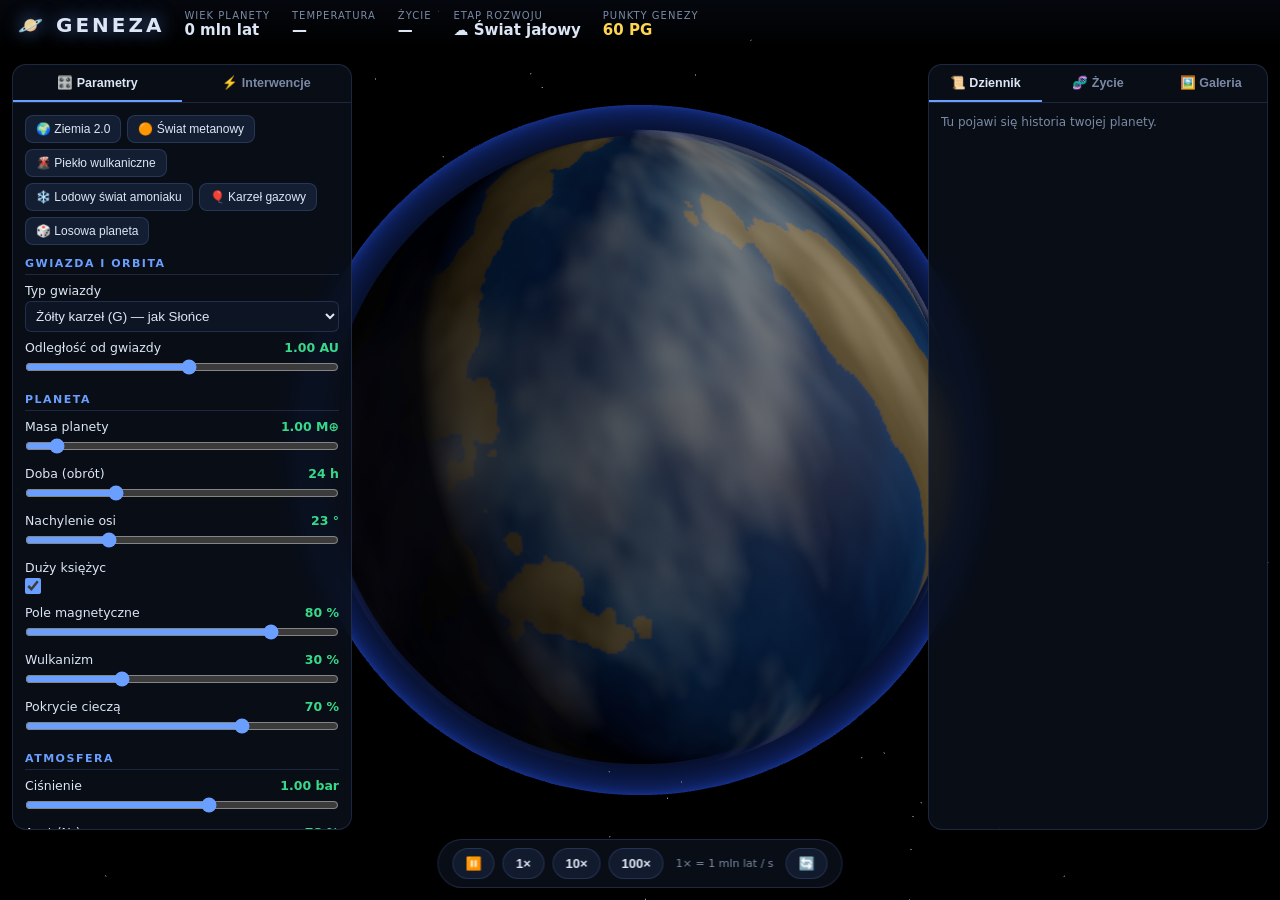
<file: geneza/index.html>
<!DOCTYPE html>
<html lang="pl">
<head>
  <meta charset="UTF-8">
  <meta name="viewport" content="width=device-width, initial-scale=1.0">
  <title>GENEZA — symulator życia planetarnego</title>
  <link rel="icon" href="data:image/svg+xml,<svg xmlns='http://www.w3.org/2000/svg' viewBox='0 0 100 100'><text y='.9em' font-size='90'>🪐</text></svg>">
  <link rel="stylesheet" href="css/style.css">
  <script type="importmap">
    { "imports": { "three": "./lib/three.module.js" } }
  </script>
</head>
<body>
  <canvas id="scene"></canvas>

  <!-- Pasek statystyk -->
  <header id="topbar">
    <div class="logo">🪐 GENEZA</div>
    <div class="stats">
      <div class="stat"><small>Wiek planety</small><span id="stTime">0 mln lat</span></div>
      <div class="stat"><small>Temperatura</small><span id="stTemp">—</span></div>
      <div class="stat"><small>Życie</small><span id="stBio">—</span></div>
      <div class="stat"><small>Etap rozwoju</small><span id="stStage">☁️ Świat jałowy</span></div>
      <div class="stat points"><small>Punkty Genezy</small><span id="stPoints">60 PG</span></div>
    </div>
  </header>

  <!-- Panel lewy: parametry / interwencje -->
  <aside id="leftPanel" class="panel">
    <div class="tabbar tabbar-left">
      <button class="active" data-tab="paramTab">🎛️ Parametry</button>
      <button data-tab="intervPanel">⚡ Interwencje</button>
    </div>
    <div id="paramTab" class="tab-page active">
      <div id="paramPanel"></div>
      <div id="preview"></div>
      <button id="btnStart">🚀 ROZPOCZNIJ SYMULACJĘ</button>
    </div>
    <div id="intervPanel" class="tab-page"></div>
  </aside>

  <!-- Panel prawy: dziennik / życie / galeria -->
  <aside id="rightPanel" class="panel">
    <div class="tabbar">
      <button class="active" data-tab="logPanel">📜 Dziennik</button>
      <button data-tab="lifePanel">🧬 Życie</button>
      <button data-tab="galleryPanel">🖼️ Galeria</button>
    </div>
    <div id="logPanel" class="tab-page active"><p class="hint">Tu pojawi się historia twojej planety.</p></div>
    <div id="lifePanel" class="tab-page"></div>
    <div id="galleryPanel" class="tab-page"><p class="hint">Jeszcze nic tu nie wyewoluowało…</p></div>
  </aside>

  <!-- Sterowanie czasem -->
  <footer id="timebar">
    <button class="speed-btn" data-speed="pause">⏸️</button>
    <button class="speed-btn" data-speed="1">1×</button>
    <button class="speed-btn" data-speed="10">10×</button>
    <button class="speed-btn" data-speed="100">100×</button>
    <span class="time-hint">1× = 1 mln lat / s</span>
    <button id="btnRestart" title="Nowa planeta">🔄</button>
  </footer>

  <div id="toast"></div>

  <script type="module" src="js/main.js"></script>
</body>
</html>
</file>
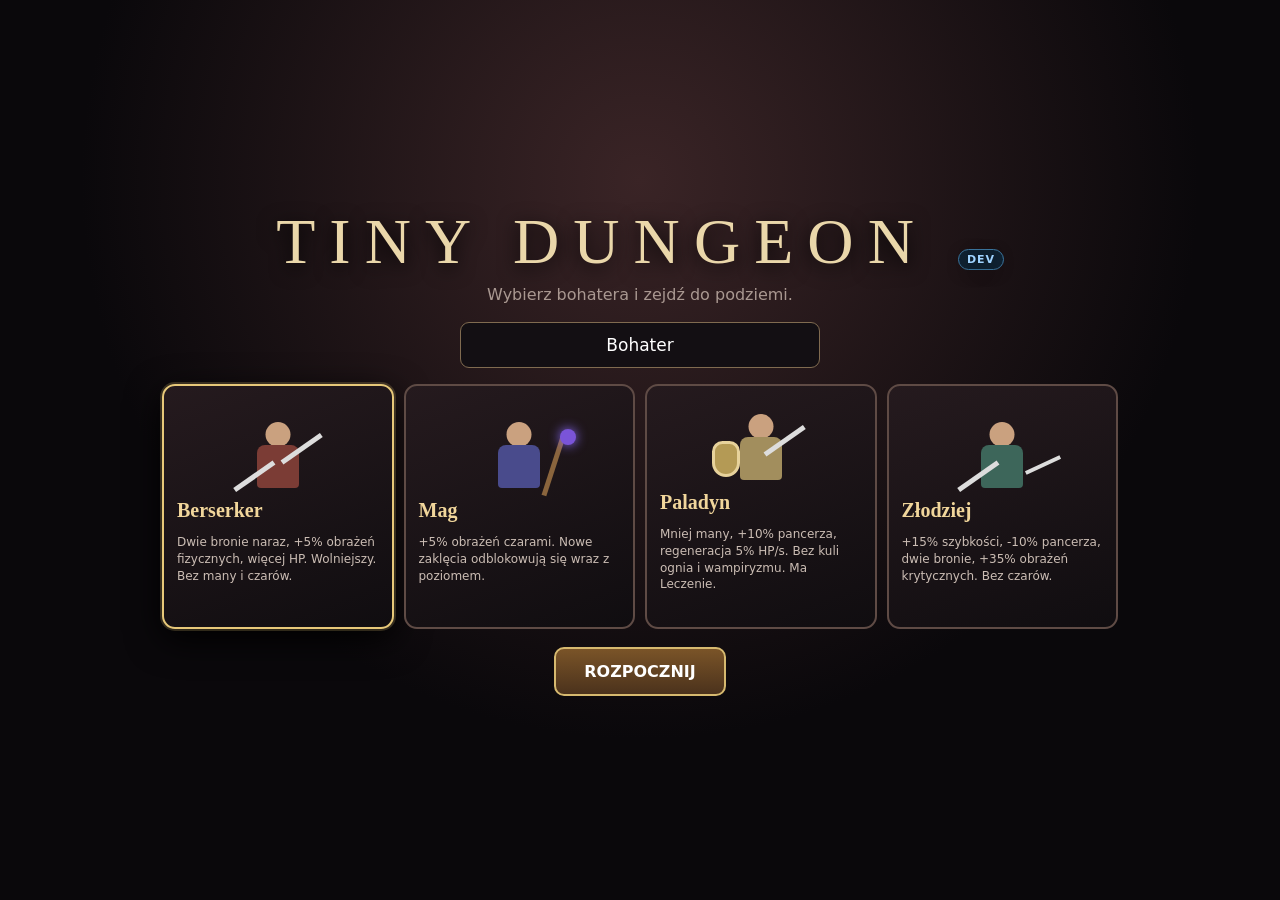
<file: tiny-dungeon/index.html>
<!doctype html><html lang="pl"><head><meta charset="utf-8"><meta name="viewport" content="width=device-width,initial-scale=1,maximum-scale=1,user-scalable=no,viewport-fit=cover"><title>Tiny Dungeon DEV</title><link rel="stylesheet" href="style.css"></head><body>
<div class="start" id="start"><div class="startbox"><div class="logo">TINY DUNGEON <span class="devtag">DEV</span></div><div class="sub">Wybierz bohatera i zejdź do podziemi.</div><div class="namebox"><input id="heroName" maxlength="18" placeholder="Imię bohatera" value="Bohater"></div><div class="classes">
<button class="classcard selected" data-class="berserker"><div class="portrait"><div class="head"></div><div class="bodyshape" style="background:#7b3c35"></div><div class="blade l"></div><div class="blade r"></div></div><h3>Berserker</h3><p>Dwie bronie naraz, +5% obrażeń fizycznych, więcej HP. Wolniejszy. Bez many i czarów.</p></button>
<button class="classcard" data-class="mage"><div class="portrait"><div class="head"></div><div class="bodyshape" style="background:#494b8c"></div><div class="staff"></div><div class="orb"></div></div><h3>Mag</h3><p>+5% obrażeń czarami. Nowe zaklęcia odblokowują się wraz z poziomem.</p></button>
<button class="classcard" data-class="paladin"><div class="portrait"><div class="head"></div><div class="bodyshape" style="background:#a28e5d"></div><div class="shield"></div><div class="blade r"></div></div><h3>Paladyn</h3><p>Mniej many, +10% pancerza, regeneracja 5% HP/s. Bez kuli ognia i wampiryzmu. Ma Leczenie.</p></button>
<button class="classcard" data-class="rogue"><div class="portrait"><div class="head"></div><div class="bodyshape" style="background:#3d665a"></div><div class="dagger"></div><div class="blade l"></div></div><h3>Złodziej</h3><p>+15% szybkości, -10% pancerza, dwie bronie, +35% obrażeń krytycznych. Bez czarów.</p></button>
</div><button class="startbtn" id="startBtn">ROZPOCZNIJ</button></div></div>
<main><div class="top"><div class="pill identity"><b id="who"></b><br><span id="className"></span></div><div class="pill hp">HP <b id="hp"></b><div class="bar"><i id="hb"></i></div></div><div class="pill mp" id="manaPill">Mana <b id="mana"></b><div class="bar"><i id="mb"></i></div></div><div class="pill xp">XP <b id="xp"></b><div class="bar"><i id="xb"></i></div></div><div class="pill">Piętro <b id="fl">1</b></div><div class="pill">LVL <b id="lv">1</b></div><div class="pill">Złoto <b id="go">0</b></div><button class="soundbtn" id="soundBtn">DŹWIĘK ON</button><button class="soundbtn" id="musicBtn">MUZYKA ON</button><div class="stats"><div class="stat"><span>Obrażenia</span><b id="stDmg"></b></div><div class="stat"><span>Armor</span><b id="stArm"></b></div><div class="stat"><span>Szybkość</span><b id="stSpd"></b></div><div class="stat"><span>Crit</span><b id="stCrit"></b></div><div class="stat"><span>Crit dmg</span><b id="stCritDmg"></b></div><div class="stat"><span>Wampiryzm</span><b id="stVamp"></b></div><div class="stat"><span>Regeneracja</span><b id="stReg"></b></div><div class="stat"><span>Zasięg</span><b id="stRange"></b></div></div><div class="spellbar" id="spellbar"></div></div><div class="wrap"><canvas id="c"></canvas><div class="pad" id="pad"><div class="stick" id="stick"></div></div><div class="actions"><div class="castwrap" id="cw"><button class="cast" id="cast">CZAR</button></div><button class="atk" id="atk">ATAK</button></div></div></main>
<div class="overlay" id="shop"><div class="panel"><h2>Kupiec podziemi</h2><p>Złoto: <b id="sg"></b></p><div class="grid" id="items"></div><p><button id="closeShop">Wróć do lochu</button></p></div></div><div class="overlay" id="lu"><div class="panel"><h2>Nowa umiejętność</h2><div class="grid" id="skills"></div></div></div><div class="toast" id="toast"></div>
<script src="game-1.js"></script><script src="game-2.js"></script><script src="game-3.js"></script><script src="game-4.js"></script><script src="game-5.js"></script><script src="game-6.js"></script><script src="game-7.js"></script></body></html>
</file>
<file: geneza/css/style.css>
/* GENEZA — stylizacja: ciemny kosmiczny motyw, szklane panele. */
* { margin: 0; padding: 0; box-sizing: border-box; }

:root {
  --panel-bg: rgba(10, 16, 28, 0.82);
  --panel-border: rgba(120, 160, 255, 0.18);
  --accent: #6b9fff;
  --accent2: #39d98a;
  --text: #dce6f5;
  --dim: #7a8aa5;
}

html, body { height: 100%; overflow: hidden; }
body {
  font-family: 'Segoe UI', system-ui, sans-serif;
  background: #05070d;
  color: var(--text);
  font-size: 14px;
}

#scene { position: fixed; inset: 0; width: 100%; height: 100%; display: block; touch-action: none; }

/* ── Pasek górny ── */
#topbar {
  position: fixed; top: 0; left: 0; right: 0; z-index: 10;
  display: flex; align-items: center; gap: 20px;
  padding: 10px 18px;
  background: linear-gradient(rgba(5,8,15,0.9), rgba(5,8,15,0.0));
  pointer-events: none;
}
.logo { font-size: 20px; font-weight: 800; letter-spacing: 3px; text-shadow: 0 0 18px rgba(107,159,255,0.7); }
.stats { display: flex; gap: 22px; flex-wrap: wrap; }
.stat small { display: block; color: var(--dim); font-size: 10px; text-transform: uppercase; letter-spacing: 1px; }
.stat span { font-size: 15px; font-weight: 600; }
.stat.points span { color: #ffd54f; }

/* ── Panele boczne ── */
.panel {
  position: fixed; top: 64px; bottom: 70px; z-index: 9;
  width: 340px; display: flex; flex-direction: column;
  background: var(--panel-bg);
  border: 1px solid var(--panel-border);
  border-radius: 14px;
  backdrop-filter: blur(12px);
  overflow: hidden;
}
#leftPanel { left: 12px; }
#rightPanel { right: 12px; }

.tabbar { display: flex; border-bottom: 1px solid var(--panel-border); flex-shrink: 0; }
.tabbar button {
  flex: 1; padding: 10px 4px; background: none; border: none;
  color: var(--dim); font-size: 12.5px; font-weight: 600; cursor: pointer;
  border-bottom: 2px solid transparent;
}
.tabbar button.active { color: var(--text); border-bottom-color: var(--accent); }
.tabbar button:hover { color: var(--text); }

.tab-page { display: none; overflow-y: auto; flex: 1; padding: 12px; }
.tab-page.active { display: block; }
.tab-page::-webkit-scrollbar { width: 8px; }
.tab-page::-webkit-scrollbar-thumb { background: rgba(120,160,255,0.25); border-radius: 4px; }

/* ── Parametry ── */
.preset-row { display: flex; flex-wrap: wrap; gap: 6px; margin-bottom: 12px; }
.preset-btn {
  padding: 6px 10px; font-size: 12px; cursor: pointer;
  background: rgba(107,159,255,0.12); color: var(--text);
  border: 1px solid var(--panel-border); border-radius: 8px;
}
.preset-btn:hover { background: rgba(107,159,255,0.3); }

.param-group { margin-bottom: 14px; }
.param-group h3 {
  font-size: 11px; text-transform: uppercase; letter-spacing: 1.5px;
  color: var(--accent); margin-bottom: 8px; border-bottom: 1px solid var(--panel-border); padding-bottom: 4px;
}
.param-row { margin-bottom: 8px; }
.param-row label { display: flex; justify-content: space-between; font-size: 12.5px; color: var(--text); margin-bottom: 3px; }
.param-row .val { color: var(--accent2); font-weight: 600; }
.param-row input[type=range] { width: 100%; accent-color: var(--accent); height: 18px; cursor: pointer; }
.param-row select {
  width: 100%; padding: 6px; background: #0d1524; color: var(--text);
  border: 1px solid var(--panel-border); border-radius: 6px;
}
.param-row input[type=checkbox] { accent-color: var(--accent); width: 16px; height: 16px; }

/* ── Podgląd warunków ── */
#preview { margin-top: 10px; padding: 10px; background: rgba(0,0,0,0.35); border-radius: 10px; }
.prev-stats { display: grid; grid-template-columns: 1fr 1fr; gap: 4px 10px; font-size: 12px; margin-bottom: 8px; }
.prev-stats b { color: var(--accent2); }
#preview h4 { font-size: 11px; text-transform: uppercase; letter-spacing: 1px; color: var(--dim); margin: 8px 0 6px; }
.warn { color: #ff8a65; font-size: 12px; margin: 4px 0; }

.hab-row { display: flex; align-items: center; gap: 6px; margin-bottom: 4px; font-size: 11.5px; }
.hab-dot { width: 8px; height: 8px; border-radius: 50%; flex-shrink: 0; }
.hab-name { width: 118px; flex-shrink: 0; white-space: nowrap; overflow: hidden; text-overflow: ellipsis; cursor: help; }
.hab-bar { flex: 1; height: 6px; background: rgba(255,255,255,0.08); border-radius: 3px; overflow: hidden; }
.hab-bar div { height: 100%; border-radius: 3px; transition: width 0.4s; }
.hab-pct { width: 34px; text-align: right; color: var(--dim); flex-shrink: 0; }

#btnStart {
  width: 100%; margin-top: 12px; padding: 13px;
  font-size: 15px; font-weight: 800; letter-spacing: 1px; cursor: pointer;
  background: linear-gradient(135deg, #2962ff, #00bfa5); color: #fff;
  border: none; border-radius: 10px;
  box-shadow: 0 4px 24px rgba(41,98,255,0.4);
}
#btnStart:hover { filter: brightness(1.15); }

/* ── Interwencje ── */
.hint { color: var(--dim); font-size: 12px; margin-bottom: 10px; }
.interv-btn {
  display: flex; align-items: center; gap: 10px; width: 100%;
  margin-bottom: 8px; padding: 10px; cursor: pointer; text-align: left;
  background: rgba(107,159,255,0.08); color: var(--text);
  border: 1px solid var(--panel-border); border-radius: 10px;
}
.interv-btn:hover { background: rgba(107,159,255,0.2); }
.interv-btn.disabled { opacity: 0.45; cursor: not-allowed; }
.iv-icon { font-size: 22px; flex-shrink: 0; }
.iv-body { flex: 1; }
.iv-body b { display: block; font-size: 13px; }
.iv-body small { color: var(--dim); font-size: 11px; line-height: 1.3; display: block; }
.iv-cost { color: #ffd54f; font-weight: 700; font-size: 12.5px; flex-shrink: 0; }

/* ── Dziennik ── */
.log-entry { display: flex; gap: 8px; padding: 6px 4px; border-bottom: 1px solid rgba(255,255,255,0.05); font-size: 12.5px; line-height: 1.4; }
.log-time { color: var(--dim); flex-shrink: 0; width: 64px; text-align: right; font-size: 11px; padding-top: 2px; }
.log-life .log-text { color: var(--accent2); font-weight: 600; }
.log-evolve .log-text { color: #81d4fa; }
.log-extinct .log-text { color: #ef9a9a; }
.log-disaster .log-text { color: #ffab91; }
.log-milestone .log-text { color: #ffd54f; font-weight: 700; }
.log-player .log-text { color: #ce93d8; }

/* ── Życie ── */
.life-card {
  margin-bottom: 8px; padding: 8px 10px;
  background: rgba(0,0,0,0.3); border-left: 3px solid; border-radius: 8px;
}
.life-head { display: flex; justify-content: space-between; font-size: 13px; font-weight: 600; margin-bottom: 4px; }
.life-status { font-size: 12px; margin-bottom: 6px; line-height: 1.4; }
.dead { color: #ef9a9a; }
.dim { color: var(--dim); }

/* ── Galeria ── */
.sp-card {
  display: flex; gap: 10px; margin-bottom: 10px; padding: 8px;
  background: rgba(0,0,0,0.3); border-radius: 10px;
}
.sp-card.extinct { opacity: 0.55; filter: grayscale(0.7); }
.sp-img { width: 88px; height: 88px; flex-shrink: 0; }
.sp-img svg { width: 100%; height: 100%; }
.sp-info { display: flex; flex-direction: column; gap: 2px; min-width: 0; }
.sp-info b { font-size: 13px; }
.sp-info i { font-size: 11px; color: var(--accent); }
.sp-info small { font-size: 10.5px; color: var(--dim); line-height: 1.35; }
.sp-traits { font-style: normal; }

/* ── Pasek czasu ── */
#timebar {
  position: fixed; bottom: 12px; left: 50%; transform: translateX(-50%); z-index: 10;
  display: flex; align-items: center; gap: 8px;
  padding: 8px 14px;
  background: var(--panel-bg); border: 1px solid var(--panel-border);
  border-radius: 999px; backdrop-filter: blur(12px);
}
.speed-btn, #btnRestart {
  min-width: 42px; padding: 7px 12px; cursor: pointer;
  background: rgba(107,159,255,0.1); color: var(--text);
  border: 1px solid var(--panel-border); border-radius: 999px;
  font-size: 13px; font-weight: 700;
}
.speed-btn:hover, #btnRestart:hover { background: rgba(107,159,255,0.28); }
.speed-btn.active { background: var(--accent); color: #06101f; }
.time-hint { color: var(--dim); font-size: 11px; margin: 0 4px; }

/* ── Toast ── */
#toast {
  position: fixed; bottom: 76px; left: 50%; transform: translateX(-50%) translateY(16px); z-index: 20;
  padding: 10px 20px; border-radius: 10px;
  background: rgba(20, 30, 50, 0.95); border: 1px solid var(--panel-border);
  opacity: 0; pointer-events: none; transition: all 0.3s;
  max-width: 80vw; text-align: center;
}
#toast.show { opacity: 1; transform: translateX(-50%) translateY(0); }

body.running #paramPanel { opacity: 0.55; pointer-events: none; }

/* ── Wąskie ekrany ── */
@media (max-width: 900px) {
  .panel { width: min(86vw, 340px); }
  #rightPanel { transform: translateX(calc(100% - 44px)); transition: transform 0.3s; }
  #rightPanel:hover, #rightPanel:focus-within { transform: none; }
  .stats { gap: 10px; }
  .stat span { font-size: 12px; }
}
</file>
<file: tiny-dungeon/style.css>
*{box-sizing:border-box;-webkit-user-select:none;user-select:none;-webkit-touch-callout:none}html,body{margin:0;background:#070609;color:#eee;font-family:system-ui;overflow:hidden;touch-action:manipulation;overscroll-behavior:none}button,canvas,.pad,.stick,.actions,.spell,.card{touch-action:manipulation}button,input{font:inherit}button{cursor:pointer}main{height:100dvh;display:flex;flex-direction:column;padding:5px;background:radial-gradient(circle at 50% 0,#20151a,#08070a 45%)}
.top{display:flex;gap:5px;flex-wrap:wrap;align-items:flex-start}.pill,.stats{background:linear-gradient(#201a20,#110e13);border:1px solid #6b584c;box-shadow:inset 0 0 12px #0008;padding:4px 7px;border-radius:7px;font-size:11px}.identity{min-width:135px}.stats{display:grid;grid-template-columns:repeat(2,minmax(110px,1fr));gap:3px 9px}.stat{display:flex;justify-content:space-between;gap:10px;font-size:10px}.spellbar{display:flex;gap:4px;flex-wrap:wrap}.spell{border:1px solid #806c60;background:#241c24;color:#eee;border-radius:7px;padding:5px 7px;font-size:10px}.spell.sel{outline:2px solid #e7d6a0}.spell.locked{opacity:.35}.wrap{position:relative;flex:1;min-height:0;margin-top:4px}canvas{width:100%;height:100%;display:block;background:#050507;border:1px solid #4a3b35;border-radius:7px;touch-action:none}.pad{display:none;position:absolute;left:16px;bottom:18px;width:135px;height:135px;border-radius:50%;background:#ffffff10;border:2px solid #ffffff25;touch-action:none}.stick{position:absolute;left:39px;top:39px;width:55px;height:55px;border-radius:50%;background:#ffffff30}.actions{position:absolute;right:18px;bottom:24px;display:none;gap:15px;align-items:center}.atk,.cast{width:82px;height:82px;border-radius:50%;color:#fff;font-weight:800}.atk{background:#765029dd;border:2px solid #e1bb72}.castwrap{width:96px;height:96px;border-radius:50%;padding:5px;display:grid;place-items:center}.cast{border:2px solid #fff}.nomagic{display:none!important}
.overlay{display:none;position:fixed;inset:0;background:#000d;z-index:10;align-items:center;justify-content:center;padding:14px}.panel{width:min(900px,100%);max-height:92dvh;overflow:auto;background:linear-gradient(145deg,#21191c,#100d10);border:2px solid #806b50;border-radius:13px;padding:18px;box-shadow:0 20px 80px #000}.grid{display:grid;grid-template-columns:repeat(3,1fr);gap:9px}.card{background:linear-gradient(#30252a,#1c161d);border:2px solid #69564f;border-radius:9px;padding:12px;color:#eee;text-align:left}.card b{color:#f1d69b}.card small{display:block;color:#c8bdb4;margin-top:5px;line-height:1.35}.card.owned{background:#173726;border-color:#62d08b}.price{display:inline-block;margin-top:8px;font-weight:900;color:#f0c45e}.equiprow{display:flex;gap:6px;margin-top:8px;flex-wrap:wrap}.equiprow button{padding:6px 8px;border-radius:6px;border:1px solid #806b50;background:#171318;color:#eee}.equiprow button.on{border-color:#62d08b;color:#90e5ad}.bar{height:5px;background:#30262e;border-radius:8px;overflow:hidden}.bar i{display:block;height:100%}.hp i{background:#c74444}.mp i{background:#3e78d0}.xp i{background:#9a69d0}
.start{display:flex;position:fixed;inset:0;z-index:30;background:radial-gradient(circle at 50% 20%,#3a2426,#0a080b 58%);align-items:center;justify-content:center;padding:16px;overflow:auto}.startbox{width:min(1000px,100%);padding:22px}.logo{text-align:center;font-family:Georgia,serif;letter-spacing:.22em;font-size:clamp(30px,7vw,64px);color:#ead7aa;text-shadow:0 4px 20px #000;margin-bottom:6px}.sub{text-align:center;color:#a99891;margin-bottom:18px}.soundbtn{border:1px solid #806b50;background:#18131a;color:#eee;border-radius:7px;padding:5px 8px;font-size:10px;font-weight:800}.devtag{display:inline-block;color:#9fd3ff;border:1px solid #3d79a3;background:#102333;padding:3px 8px;border-radius:999px;font:700 11px system-ui;letter-spacing:.08em}.namebox{display:flex;justify-content:center;margin-bottom:16px}.namebox input{width:min(360px,100%);padding:12px 14px;border-radius:9px;border:1px solid #806b50;background:#130f13;color:#fff;text-align:center;font-size:17px;user-select:text;-webkit-user-select:text}.classes{display:grid;grid-template-columns:repeat(4,1fr);gap:10px}.classcard{position:relative;min-height:245px;border:2px solid #5f4b45;background:linear-gradient(160deg,#251a1e,#100d10);border-radius:13px;padding:13px;color:#eee;text-align:left;overflow:hidden}.classcard.selected{border-color:#e7c879;box-shadow:0 0 0 2px #e7c87933,0 10px 35px #000}.classcard h3{margin:0 0 8px;color:#f1d69b;font-family:Georgia,serif;font-size:20px}.classcard p{font-size:12px;color:#cbbdb4;line-height:1.4}.portrait{height:76px;position:relative;margin-bottom:8px}.head{position:absolute;width:25px;height:25px;border-radius:50%;background:#caa17f;left:50%;top:7px;transform:translateX(-50%)}.bodyshape{position:absolute;width:42px;height:43px;left:50%;top:30px;transform:translateX(-50%);background:#596979;border-radius:8px 8px 4px 4px}.blade{position:absolute;width:48px;height:5px;background:#ddd;top:45px;left:50%;transform-origin:left center}.blade.l{transform:translateX(-4px) rotate(145deg)}.blade.r{transform:translateX(4px) rotate(-35deg)}.staff{position:absolute;width:5px;height:62px;background:#8a653d;top:20px;left:66%;transform:rotate(18deg)}.orb{position:absolute;width:16px;height:16px;border-radius:50%;background:#7a54d8;top:14px;left:70%;box-shadow:0 0 12px #8c6dff}.shield{position:absolute;width:28px;height:36px;border-radius:12px 12px 16px 16px;background:#b49a55;border:3px solid #e7d29b;top:34px;left:26%}.dagger{position:absolute;width:38px;height:4px;background:#ddd;top:48px;left:61%;transform:rotate(-25deg)}.startbtn{display:block;margin:18px auto 0;padding:13px 28px;border-radius:10px;border:2px solid #d6b96f;background:linear-gradient(#7a5428,#4b321c);color:#fff;font-weight:800;font-size:16px}.toast{position:fixed;left:50%;top:80px;transform:translateX(-50%);z-index:25;pointer-events:none;display:flex;flex-direction:column;gap:6px;align-items:center}.toast div{background:#0b090dcc;border:1px solid #77646a;padding:7px 11px;border-radius:8px;font-size:12px;box-shadow:0 6px 20px #000;animation:pop 2.4s forwards}@keyframes pop{0%{opacity:0;transform:translateY(8px)}12%,75%{opacity:1;transform:none}100%{opacity:0;transform:translateY(-12px)}}
@media(max-width:800px){main{padding:2px}.pill{font-size:9px;padding:3px 5px}.stats{grid-template-columns:repeat(2,minmax(90px,1fr));padding:3px}.stat{font-size:8px}.pad,.actions{display:flex}.grid{grid-template-columns:1fr}.spell{font-size:9px;padding:3px 5px}.classes{grid-template-columns:repeat(2,1fr)}.classcard{min-height:205px;padding:10px}.classcard p{font-size:10px}.portrait{height:58px}.logo{letter-spacing:.13em}.startbox{padding:6px}}
</file>
